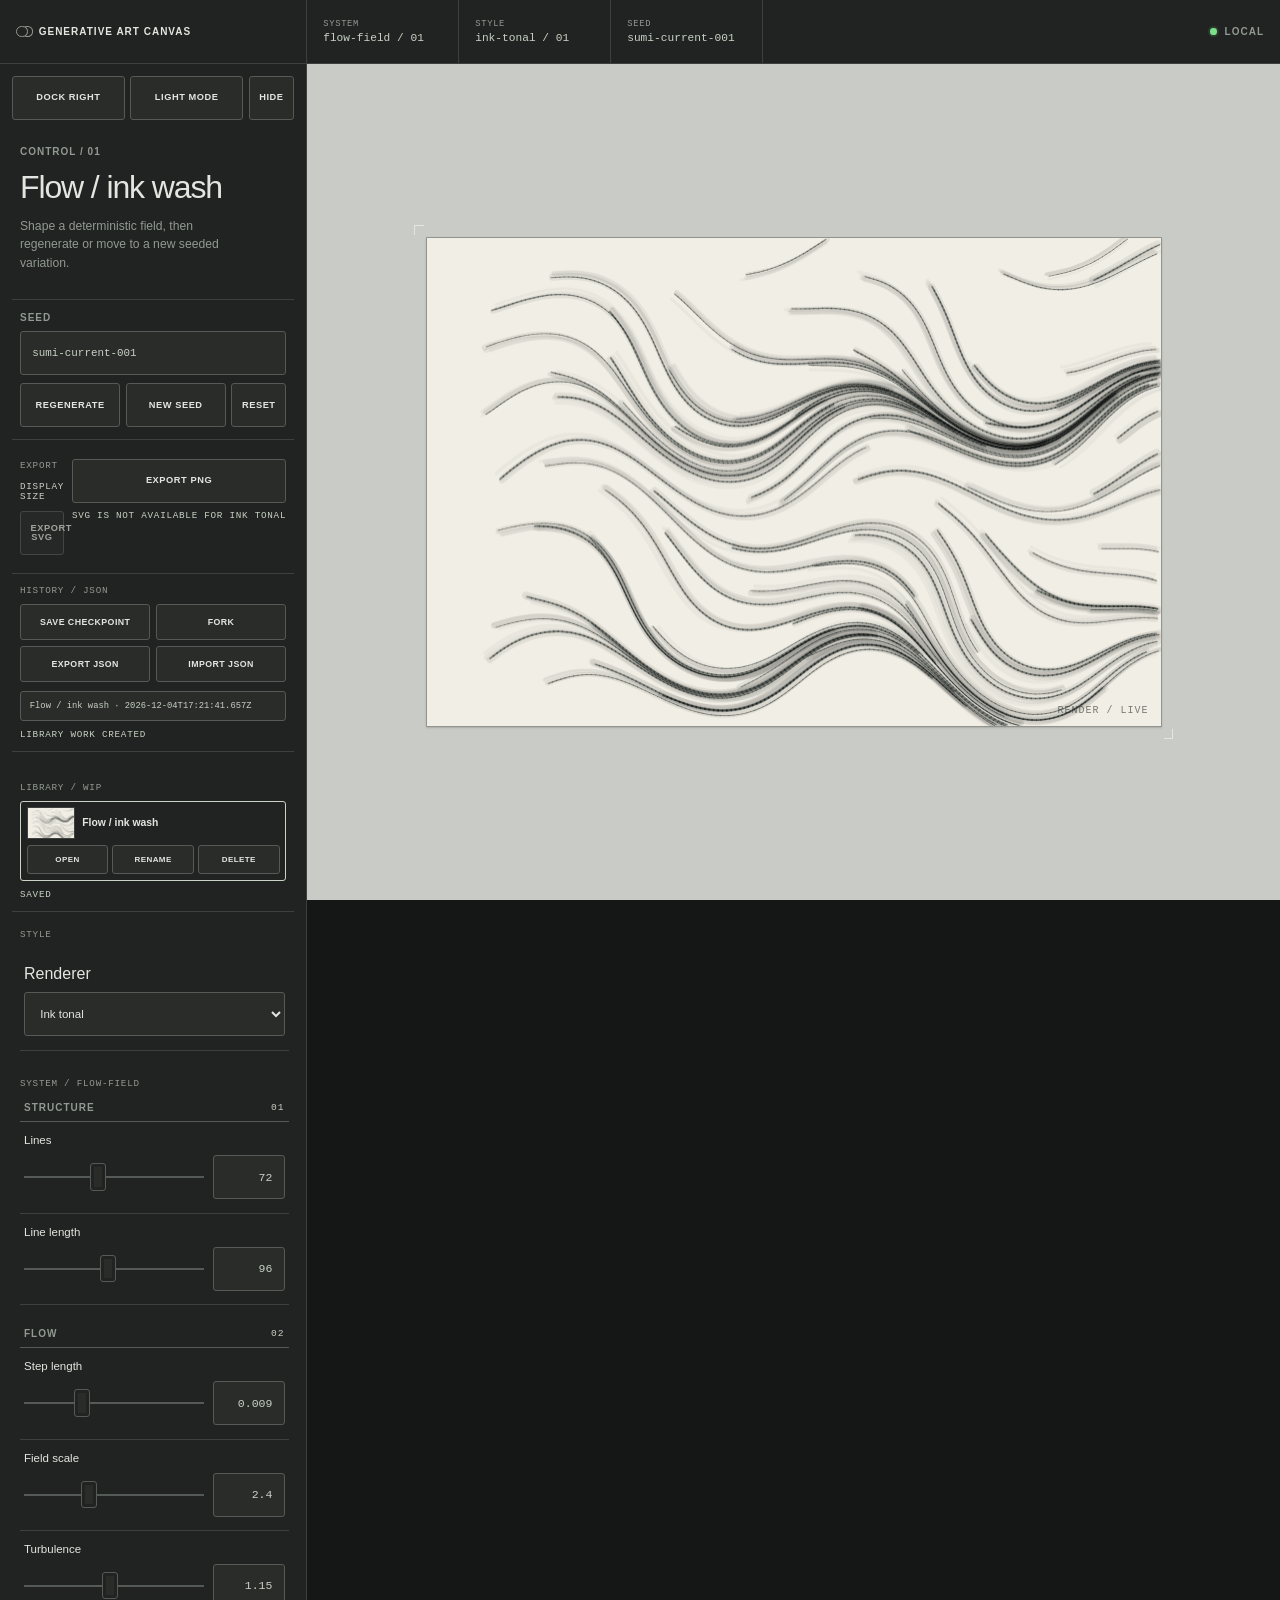
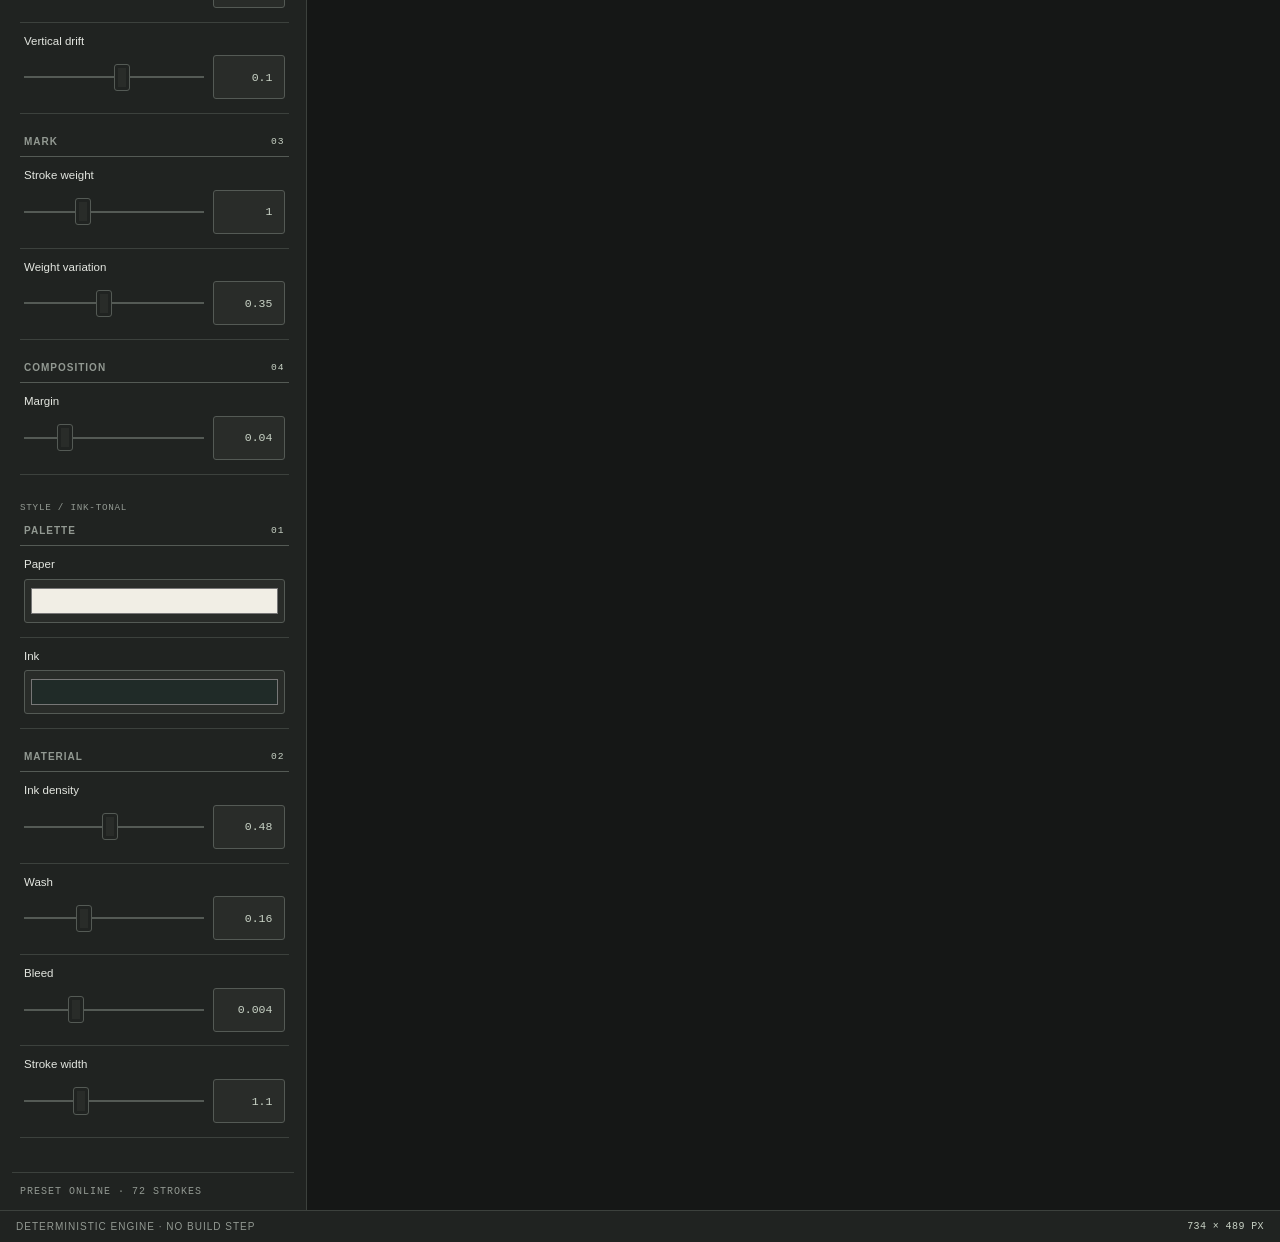
<file: index.html>
<!doctype html>
<html lang="en" data-theme="graphite" data-rail-side="left">
  <head>
    <meta charset="UTF-8">
    <meta name="viewport" content="width=device-width, initial-scale=1">
    <meta
      name="description"
      content="A programmable canvas for exploring generative compositions."
    >
    <title>Generative Art Canvas</title>
    <link rel="icon" href="data:image/svg+xml,<svg xmlns=%22http://www.w3.org/2000/svg%22><rect width=%22100%22 height=%22100%22 fill=%22%231c1b18%22/><circle cx=%2250%22 cy=%2250%22 r=%2224%22 fill=%22%23ebe8df%22/></svg>">
    <link rel="stylesheet" href="./css/base.css">
    <link rel="stylesheet" href="./css/controls.css">
  </head>
  <body>
    <div class="app-shell">
      <header class="app-header" id="app-header">
        <div class="brand-lockup">
          <span class="brand-mark" aria-hidden="true"></span>
          <p class="app-kicker">Generative Art Canvas</p>
        </div>

        <dl class="instrument-readout" aria-label="Current artwork state">
          <div>
            <dt>System</dt>
            <dd id="system-readout">Flow-field / 01</dd>
          </div>
          <div>
            <dt>Style</dt>
            <dd id="style-readout">Ink-tonal / 01</dd>
          </div>
          <div>
            <dt>Seed</dt>
            <dd id="seed-readout">Standby</dd>
          </div>
        </dl>

        <p class="app-status"><span class="status-led"></span>Local</p>
      </header>

      <aside class="control-rail" id="control-rail" aria-label="Artwork controls">
        <div class="rail-toolbar" role="toolbar" aria-label="Control rack layout">
          <button type="button" id="dock-toggle">Dock right</button>
          <button type="button" id="theme-toggle" aria-pressed="false">Light mode</button>
          <button type="button" id="rail-collapse" aria-controls="control-rail" aria-expanded="true">Hide</button>
        </div>

        <div class="control-rail__intro">
          <p class="section-label">Control / 01</p>
          <h1 id="preset-title">Flow / ink wash</h1>
          <p>
            Shape a deterministic field, then regenerate or move to a new
            seeded variation.
          </p>
        </div>

        <div class="seed-panel">
          <label for="seed-input">Seed</label>
          <input type="text" id="seed-input" name="seed" autocomplete="off" spellcheck="false">
          <div class="rail-actions">
            <button type="button" id="regenerate">Regenerate</button>
            <button type="button" id="new-seed">New seed</button>
            <button type="button" id="reset-preset">Reset</button>
          </div>
        </div>

        <div id="export-content"></div>
        <div id="checkpoint-content"></div>
        <div id="library-content"></div>

        <div class="control-scroll" id="control-content"></div>

        <p class="rail-status" id="rail-status">Preset online · deterministic</p>
      </aside>

      <button type="button" class="rail-peek" id="rail-peek" aria-controls="control-rail" hidden>
        Show controls
      </button>

      <main class="canvas-workspace">
        <div class="canvas-frame" aria-label="Artwork canvas">
          <canvas id="art-canvas" width="1200" height="1200"></canvas>
          <p class="canvas-empty-state" id="canvas-status">Canvas / ready</p>
        </div>
      </main>

      <footer class="app-footer">
        <p>Deterministic engine · no build step</p>
        <p class="value-readout" id="dimension-readout">1200 × 1200 px</p>
      </footer>
    </div>

    <script type="module" src="./js/main.js"></script>
  </body>
</html>
</file>
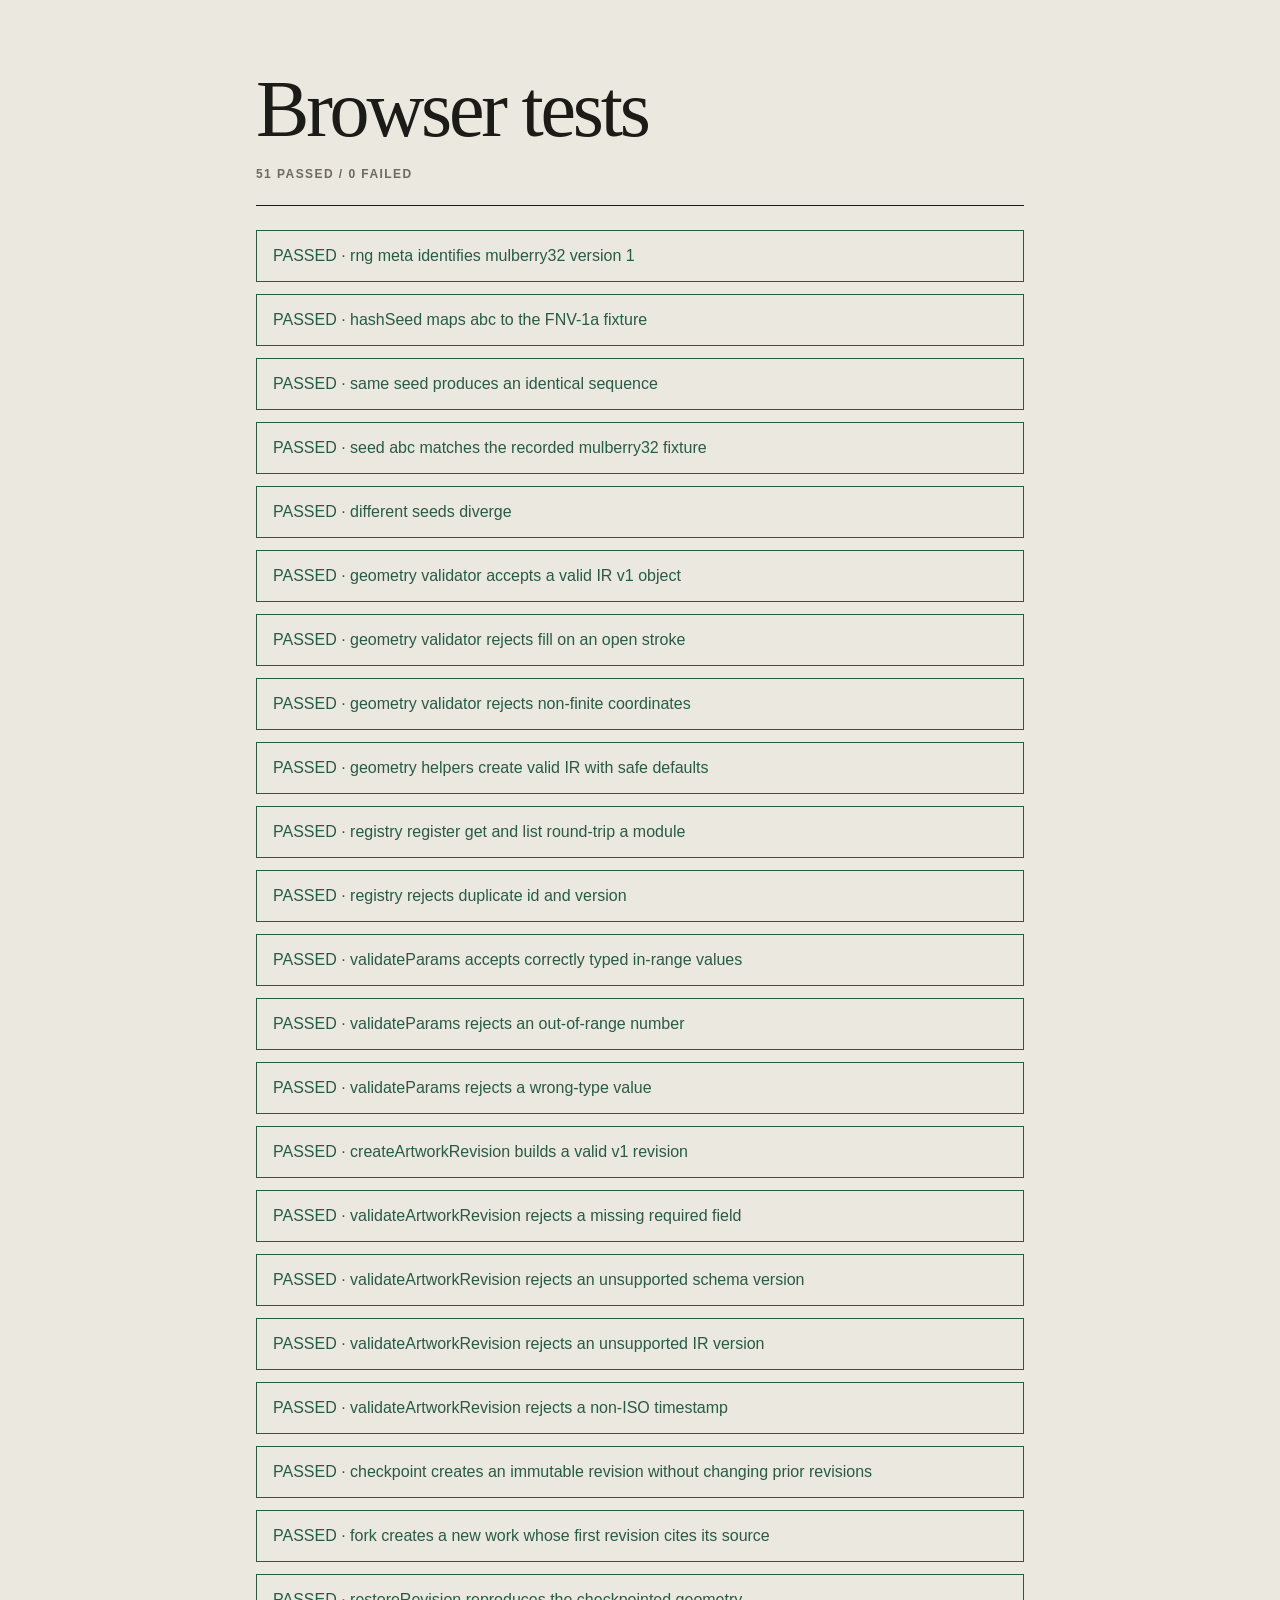
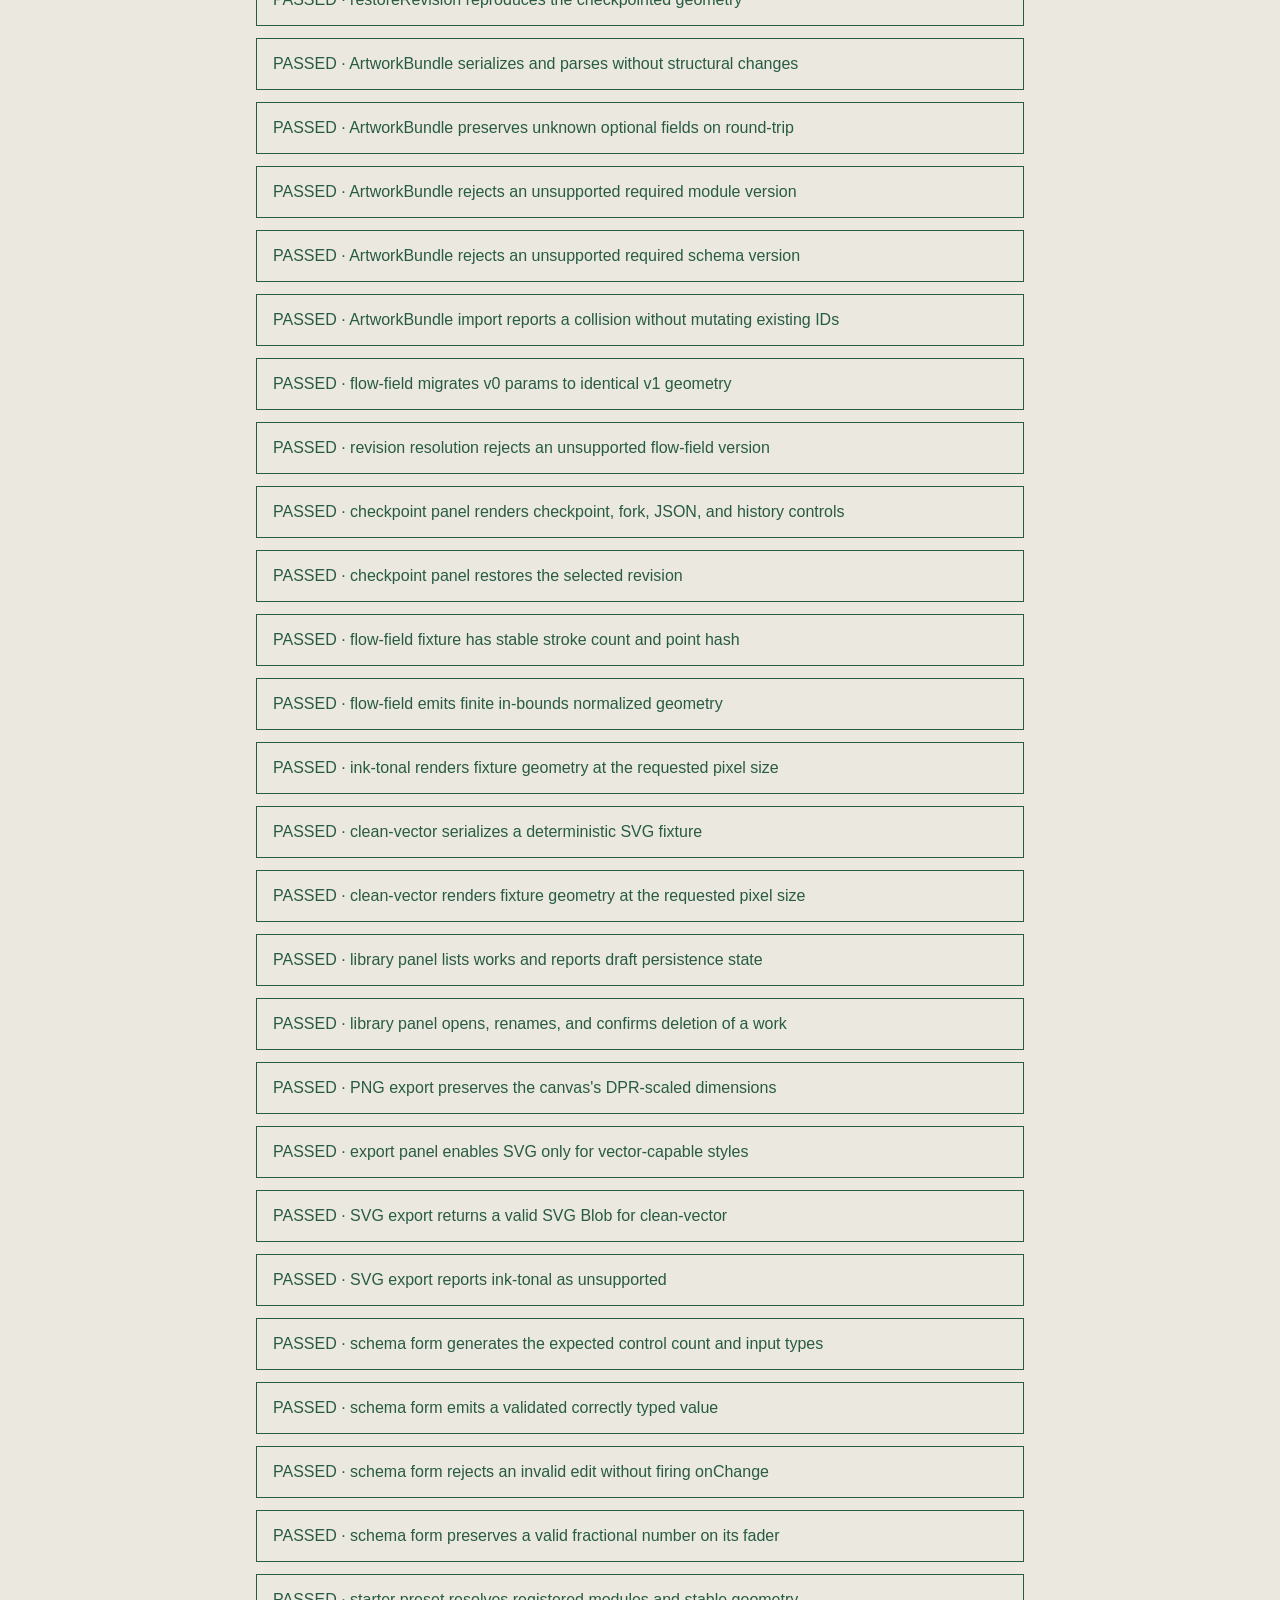
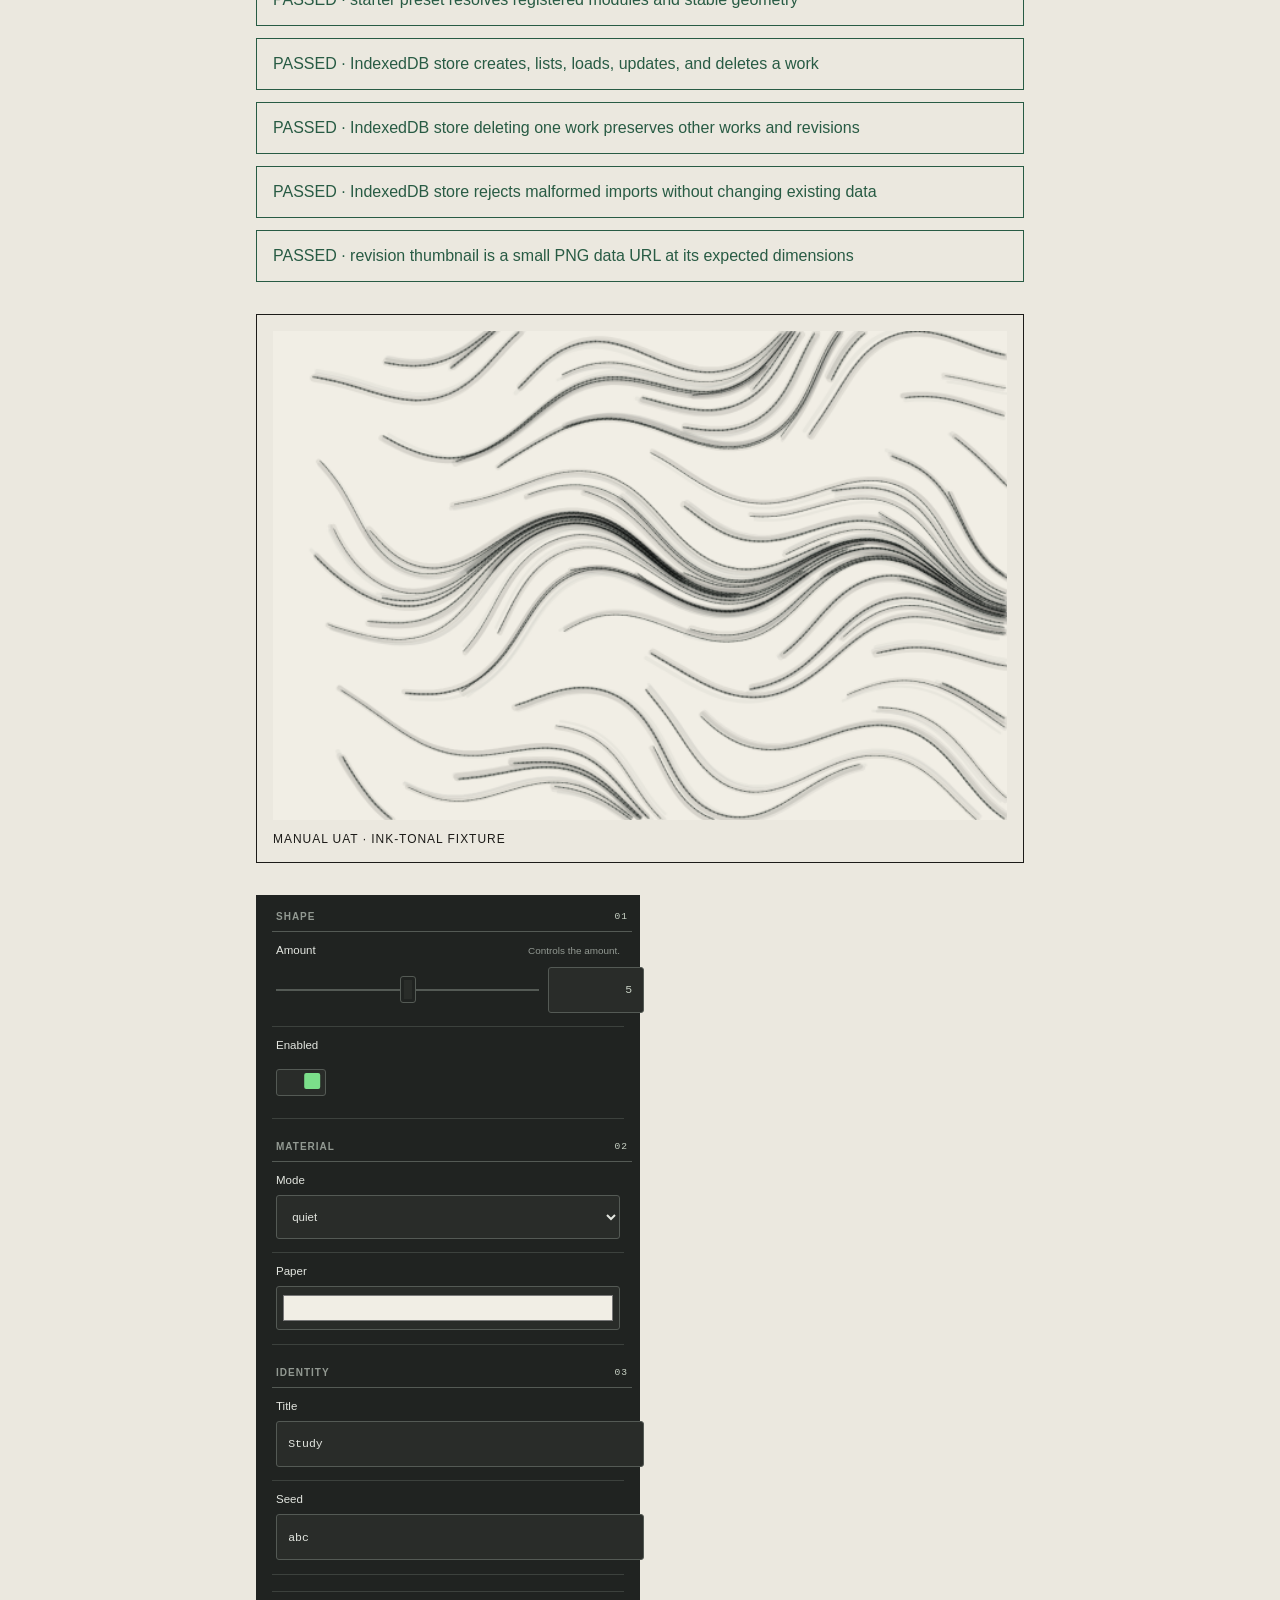
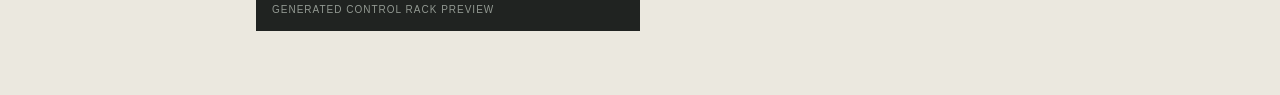
<file: test/index.html>
<!doctype html>
<html lang="en">
  <head>
    <meta charset="UTF-8">
    <meta name="viewport" content="width=device-width, initial-scale=1">
    <title>Generative Art Canvas · Tests</title>
    <link rel="icon" href="data:image/svg+xml,<svg xmlns=%22http://www.w3.org/2000/svg%22><rect width=%22100%22 height=%22100%22 fill=%22%231c1b18%22/><circle cx=%2250%22 cy=%2250%22 r=%2224%22 fill=%22%23ebe8df%22/></svg>">
    <link rel="stylesheet" href="../css/controls.css">
    <style>
      :root {
        color: #1c1b18;
        background: #ebe8df;
        font-family: "Helvetica Neue", Helvetica, Arial, sans-serif;
      }

      body {
        max-width: 48rem;
        margin: 0 auto;
        padding: 4rem 1.5rem;
      }

      header {
        padding-bottom: 1.5rem;
        border-bottom: 1px solid currentColor;
      }

      h1 {
        margin: 0 0 0.75rem;
        font-family: Baskerville, "Times New Roman", serif;
        font-size: clamp(2.5rem, 8vw, 5rem);
        font-weight: 400;
        letter-spacing: -0.04em;
      }

      [data-test-summary] {
        margin: 0;
        color: #6d6a62;
        font-size: 0.75rem;
        font-weight: 700;
        letter-spacing: 0.12em;
        text-transform: uppercase;
      }

      [data-test-results] {
        display: grid;
        gap: 0.75rem;
        margin: 1.5rem 0 0;
        padding: 0;
        list-style: none;
      }

      .test-result {
        padding: 1rem;
        border: 1px solid currentColor;
      }

      .test-result--passed {
        color: #285b44;
      }

      .test-result--failed {
        color: #9d3829;
      }

      pre {
        margin: 0.75rem 0 0;
        white-space: pre-wrap;
      }
    </style>
  </head>
  <body>
    <main>
      <header>
        <h1>Browser tests</h1>
        <p data-test-summary>Running…</p>
      </header>
      <ol data-test-results aria-label="Test results"></ol>
    </main>

    <script type="module" src="./run-tests.js"></script>
  </body>
</html>
</file>
<file: css/base.css>
:root {
  color-scheme: dark;
  --chassis: #151716;
  --panel: #202321;
  --panel-raised: #292c29;
  --edge: #3c413d;
  --edge-strong: #545a55;
  --text: #e3e6e0;
  --text-muted: #929992;
  --readout: #c8d2c5;
  --led-active: #7bdf8a;
  --stage: #c8cbc6;
  --paper: #f1eee5;
  --paper-ink: #222624;
  --rail-width: clamp(18.5rem, 24vw, 21rem);
  --radius: 3px;
  --font-ui: -apple-system, BlinkMacSystemFont, "Helvetica Neue", Arial, sans-serif;
  --font-readout: ui-monospace, "SFMono-Regular", Menlo, Consolas, monospace;
  font-family: var(--font-ui);
  font-synthesis: none;
  text-rendering: optimizeLegibility;
}

:root[data-theme="light"] {
  color-scheme: light;
  --chassis: #d9dbd6;
  --panel: #e6e8e3;
  --panel-raised: #f1f2ee;
  --edge: #adb2ac;
  --edge-strong: #858b85;
  --text: #191c1a;
  --text-muted: #646b65;
  --readout: #25302a;
  --stage: #c5c8c3;
}

* {
  box-sizing: border-box;
}

html,
body {
  min-height: 100%;
  margin: 0;
}

body {
  min-width: 20rem;
  color: var(--text);
  background: var(--chassis);
}

p,
h1,
dl,
dd {
  margin: 0;
}

.app-shell {
  display: grid;
  grid-template:
    "header header" auto
    "controls workspace" minmax(0, 1fr)
    "footer footer" auto
    / var(--rail-width) minmax(0, 1fr);
  min-height: 100vh;
  background: var(--chassis);
}

.app-header {
  grid-area: header;
  display: grid;
  grid-template-columns: var(--rail-width) minmax(0, 1fr) auto;
  align-items: stretch;
  min-height: 4rem;
  border-bottom: 1px solid var(--edge);
  background: var(--panel);
}

.brand-lockup,
.app-status {
  display: flex;
  align-items: center;
}

.brand-lockup {
  gap: 0.7rem;
  padding: 0 1rem;
  border-right: 1px solid var(--edge);
}

.brand-mark {
  width: 0.72rem;
  height: 0.72rem;
  border: 1px solid var(--text-muted);
  border-radius: 50%;
  box-shadow:
    0.32rem 0 0 -1px var(--panel),
    0.32rem 0 0 0 var(--text-muted);
}

.app-kicker,
.app-status,
.section-label,
.rail-status,
.app-footer,
.canvas-empty-state {
  font-size: 0.625rem;
  font-weight: 600;
  letter-spacing: 0.1em;
  text-transform: uppercase;
}

.app-kicker {
  color: var(--text);
}

.instrument-readout {
  display: flex;
  align-items: stretch;
  min-width: 0;
  font-family: var(--font-readout);
}

.instrument-readout > div {
  display: grid;
  align-content: center;
  min-width: 9.5rem;
  padding: 0.55rem 1rem;
  border-right: 1px solid var(--edge);
}

.instrument-readout dt {
  margin-bottom: 0.2rem;
  color: var(--text-muted);
  font-size: 0.55rem;
  letter-spacing: 0.08em;
  text-transform: uppercase;
}

.instrument-readout dd {
  overflow: hidden;
  color: var(--readout);
  font-size: 0.7rem;
  text-overflow: ellipsis;
  white-space: nowrap;
}

.app-status {
  gap: 0.5rem;
  padding: 0 1rem;
  color: var(--text-muted);
}

.status-led {
  width: 0.42rem;
  height: 0.42rem;
  border-radius: 50%;
  background: var(--led-active);
  box-shadow: 0 0 0 2px rgb(123 223 138 / 12%);
}

.control-rail {
  grid-area: controls;
  display: grid;
  grid-template-rows: auto auto auto auto minmax(0, 1fr) auto;
  gap: 1.15rem;
  min-height: 0;
  padding: 0.75rem 0.75rem 0.85rem;
  border-right: 1px solid var(--edge);
  background: var(--panel);
}

.rail-toolbar {
  display: grid;
  grid-template-columns: 1fr 1fr auto;
  gap: 0.35rem;
}

.rail-toolbar button,
.rail-actions button,
.rail-peek {
  min-height: 2.75rem;
  padding: 0 0.6rem;
  border: 1px solid var(--edge-strong);
  border-radius: var(--radius);
  color: var(--text);
  background: var(--panel-raised);
  font: 600 0.58rem/1 var(--font-ui);
  letter-spacing: 0.06em;
  text-transform: uppercase;
  cursor: pointer;
}

.rail-toolbar button:hover,
.rail-actions button:hover,
.rail-peek:hover {
  border-color: var(--text-muted);
}

.rail-toolbar button:focus-visible,
.rail-actions button:focus-visible,
.rail-peek:focus-visible,
.seed-panel input:focus-visible {
  outline: 2px solid var(--readout);
  outline-offset: 2px;
}

.control-rail__intro {
  display: grid;
  gap: 0.85rem;
  padding: 0.5rem;
}

.section-label {
  color: var(--text-muted);
}

h1 {
  max-width: 14ch;
  font-size: clamp(1.55rem, 2.5vw, 2.15rem);
  font-weight: 500;
  letter-spacing: -0.035em;
  line-height: 1;
}

.control-rail__intro > p:last-child {
  max-width: 34ch;
  color: var(--text-muted);
  font-size: 0.76rem;
  line-height: 1.55;
}

.seed-panel {
  display: grid;
  gap: 0.5rem;
  padding: 0.75rem 0.5rem;
  border-top: 1px solid var(--edge);
  border-bottom: 1px solid var(--edge);
}

.seed-panel > label {
  color: var(--text-muted);
  font-size: 0.625rem;
  font-weight: 600;
  letter-spacing: 0.1em;
  text-transform: uppercase;
}

.seed-panel > input {
  min-height: 2.75rem;
  width: 100%;
  padding: 0 0.7rem;
  border: 1px solid var(--edge-strong);
  border-radius: var(--radius);
  background: var(--panel-raised);
  color: var(--readout);
  font: 0.68rem var(--font-readout);
}

.rail-actions {
  display: grid;
  grid-template-columns: 1fr 1fr auto;
  gap: 0.35rem;
}

.export-panel {
  display: grid;
  grid-template-columns: minmax(0, 1fr) auto;
  align-items: center;
  gap: 0.5rem;
  padding: 0 0.5rem;
}

.export-panel__title,
.export-panel__status {
  margin: 0;
  font: 500 0.58rem/1 var(--font-readout);
  letter-spacing: 0.08em;
  text-transform: uppercase;
}

.export-panel__title {
  color: var(--text-muted);
}

.export-panel button {
  grid-row: span 2;
  min-height: 2.75rem;
  padding: 0 0.6rem;
  border: 1px solid var(--edge-strong);
  border-radius: var(--radius);
  color: var(--text);
  background: var(--panel-raised);
  font: 600 0.58rem/1 var(--font-ui);
  letter-spacing: 0.06em;
  text-transform: uppercase;
  cursor: pointer;
}

.export-panel button:hover {
  border-color: var(--text-muted);
}

.export-panel button:focus-visible {
  outline: 2px solid var(--readout);
  outline-offset: 2px;
}

.export-panel button:disabled {
  cursor: progress;
  opacity: 0.65;
}

.export-panel__status {
  color: var(--readout);
}

.checkpoint-panel {
  display: grid;
  gap: 0.55rem;
  padding: 0.75rem 0.5rem;
  border-top: 1px solid var(--edge);
  border-bottom: 1px solid var(--edge);
}

.checkpoint-panel__title,
.checkpoint-panel__status {
  margin: 0;
  font: 500 0.58rem/1 var(--font-readout);
  letter-spacing: 0.08em;
  text-transform: uppercase;
}

.checkpoint-panel__title {
  color: var(--text-muted);
}

.checkpoint-panel__status {
  color: var(--readout);
}

.checkpoint-panel__actions {
  display: grid;
  grid-template-columns: 1fr 1fr;
  gap: 0.35rem;
}

.checkpoint-panel button,
.checkpoint-panel__import {
  display: flex;
  align-items: center;
  justify-content: center;
  min-height: 2.25rem;
  padding: 0 0.55rem;
  border: 1px solid var(--edge-strong);
  border-radius: var(--radius);
  color: var(--text);
  background: var(--panel-raised);
  font: 600 0.55rem/1 var(--font-ui);
  letter-spacing: 0.05em;
  text-align: center;
  text-transform: uppercase;
  cursor: pointer;
}

.checkpoint-panel button:hover,
.checkpoint-panel__import:hover {
  border-color: var(--text-muted);
}

.checkpoint-panel button:focus-visible,
.checkpoint-panel__import:focus-within {
  outline: 2px solid var(--readout);
  outline-offset: 2px;
}

.checkpoint-panel button:disabled {
  cursor: not-allowed;
  opacity: 0.55;
}

.checkpoint-panel__history {
  display: grid;
  gap: 0.3rem;
  max-height: 8rem;
  margin: 0;
  padding: 0;
  overflow-y: auto;
  list-style: none;
}

.checkpoint-panel__history button {
  width: 100%;
  justify-content: flex-start;
  min-height: 1.9rem;
  color: var(--readout);
  font-family: var(--font-readout);
  font-weight: 400;
  letter-spacing: 0;
  text-align: left;
  text-transform: none;
}

.library-panel {
  display: grid;
  gap: 0.55rem;
  padding: 0.75rem 0.5rem;
  border-bottom: 1px solid var(--edge);
}

.library-panel__title,
.library-panel__status {
  margin: 0;
  font: 500 0.58rem/1 var(--font-readout);
  letter-spacing: 0.08em;
  text-transform: uppercase;
}

.library-panel__title {
  color: var(--text-muted);
}

.library-panel__status {
  color: var(--readout);
}

.library-panel__list {
  display: grid;
  gap: 0.35rem;
  max-height: 13rem;
  margin: 0;
  padding: 0;
  overflow-y: auto;
  list-style: none;
}

.library-panel__work {
  display: grid;
  grid-template-columns: 3rem minmax(0, 1fr);
  gap: 0.35rem;
  padding: 0.35rem;
  border: 1px solid var(--edge);
  border-radius: var(--radius);
}

.library-panel__work[data-active] {
  border-color: var(--readout);
}

.library-panel__thumbnail {
  width: 3rem;
  height: 2rem;
  object-fit: cover;
  border: 1px solid var(--edge);
  background: var(--panel-raised);
}

.library-panel__title-input {
  min-width: 0;
  border: 0;
  color: var(--text);
  background: transparent;
  font: 600 0.65rem/1.2 var(--font-ui);
}

.library-panel__actions {
  grid-column: 1 / -1;
  display: grid;
  grid-template-columns: repeat(3, 1fr);
  gap: 0.25rem;
}

.library-panel button {
  min-height: 1.85rem;
  border: 1px solid var(--edge-strong);
  border-radius: var(--radius);
  color: var(--text);
  background: var(--panel-raised);
  font: 600 0.5rem/1 var(--font-ui);
  letter-spacing: 0.05em;
  text-transform: uppercase;
  cursor: pointer;
}

.library-panel button:hover {
  border-color: var(--text-muted);
}

.library-panel button:focus-visible,
.library-panel__title-input:focus-visible {
  outline: 2px solid var(--readout);
  outline-offset: 2px;
}

.library-panel__dialog {
  max-width: 22rem;
  border: 1px solid var(--edge-strong);
  border-radius: var(--radius);
  color: var(--text);
  background: var(--panel-raised);
}

.library-panel__dialog::backdrop {
  background: rgb(0 0 0 / 0.55);
}

.library-panel__dialog-text {
  margin: 0 0 1rem;
  font: 500 0.8rem/1.4 var(--font-ui);
}

.library-panel__dialog-actions {
  display: flex;
  justify-content: flex-end;
  gap: 0.5rem;
}

.control-scroll {
  min-height: 0;
  padding: 0 0.35rem 1rem 0.5rem;
  overflow-y: auto;
  scrollbar-color: var(--edge-strong) transparent;
  scrollbar-width: thin;
}

.module-controls + .module-controls {
  margin-top: 1.75rem;
}

.module-controls__title {
  margin: 0 0 0.85rem;
  color: var(--text-muted);
  font: 500 0.58rem/1 var(--font-readout);
  letter-spacing: 0.08em;
  text-transform: uppercase;
}

.rail-status {
  padding: 0.8rem 0.5rem 0;
  border-top: 1px solid var(--edge);
  color: var(--text-muted);
  font-family: var(--font-readout);
  font-weight: 400;
}

:root[data-rail-side="right"] .app-shell {
  grid-template:
    "header header" auto
    "workspace controls" minmax(0, 1fr)
    "footer footer" auto
    / minmax(0, 1fr) var(--rail-width);
}

:root[data-rail-side="right"] .control-rail {
  border-right: 0;
  border-left: 1px solid var(--edge);
}

:root[data-rail-collapsed="true"] .app-shell {
  grid-template:
    "header" auto
    "workspace" minmax(0, 1fr)
    "footer" auto
    / minmax(0, 1fr);
}

:root[data-rail-collapsed="true"] .control-rail {
  display: none;
}

.rail-peek {
  position: fixed;
  top: 50%;
  left: 0;
  z-index: 10;
  min-width: 7.5rem;
  transform: translate(-2.2rem, -50%) rotate(90deg);
  transform-origin: center;
}

:root[data-rail-side="right"] .rail-peek {
  right: 0;
  left: auto;
  transform: translate(2.2rem, -50%) rotate(-90deg);
}

.rail-peek:not([hidden]) {
  display: flex;
  align-items: center;
  justify-content: center;
}

.canvas-workspace {
  grid-area: workspace;
  display: grid;
  place-content: center;
  place-items: center;
  min-width: 0;
  min-height: 0;
  padding: clamp(1.5rem, 4vw, 3.5rem);
  background: var(--stage);
}

@media (min-width: 48.001rem) {
  .app-header {
    position: sticky;
    top: 0;
    z-index: 20;
  }

  .canvas-workspace {
    position: sticky;
    top: var(--app-header-height, 4rem);
    align-self: start;
    height: calc(100dvh - var(--app-header-height, 4rem));
  }
}

.canvas-frame {
  position: relative;
  width: min(100%, 46rem);
  aspect-ratio: 1;
  border: 1px solid rgb(34 38 36 / 45%);
  border-radius: 1px;
  background: var(--paper);
  box-shadow: 0 1px 2px rgb(0 0 0 / 16%);
}

.canvas-frame::before,
.canvas-frame::after {
  position: absolute;
  width: 0.55rem;
  height: 0.55rem;
  border-color: rgb(34 38 36 / 38%);
  content: "";
  pointer-events: none;
}

.canvas-frame::before {
  top: -0.8rem;
  left: -0.8rem;
  border-top: 1px solid;
  border-left: 1px solid;
}

.canvas-frame::after {
  right: -0.8rem;
  bottom: -0.8rem;
  border-right: 1px solid;
  border-bottom: 1px solid;
}

#art-canvas {
  display: block;
  width: 100%;
  height: 100%;
}

.canvas-empty-state {
  position: absolute;
  right: 0.75rem;
  bottom: 0.65rem;
  color: rgb(34 38 36 / 58%);
  font-family: var(--font-readout);
  font-weight: 500;
}

.app-footer {
  grid-area: footer;
  display: flex;
  align-items: center;
  justify-content: space-between;
  min-height: 2rem;
  padding: 0 1rem;
  border-top: 1px solid var(--edge);
  color: var(--text-muted);
  background: var(--panel);
  font-weight: 400;
}

.value-readout {
  color: var(--readout);
  font-family: var(--font-readout);
  letter-spacing: 0.04em;
}

@media (max-width: 56rem) {
  .app-header {
    grid-template-columns: minmax(13rem, 1fr) auto;
  }

  .instrument-readout {
    display: none;
  }

  .app-status {
    justify-self: end;
  }
}

@media (max-width: 48rem) {
  .app-shell {
    grid-template:
      "header" auto
      "controls" auto
      "workspace" minmax(0, 1fr)
      "footer" auto
      / 1fr;
  }

  .app-header {
    grid-template-columns: 1fr auto;
  }

  .brand-lockup {
    border-right: 0;
  }

  .control-rail {
    min-height: auto;
    border-right: 0;
    border-left: 0;
    border-bottom: 1px solid var(--edge);
  }

  :root[data-rail-side="right"] .app-shell,
  :root[data-rail-collapsed="true"] .app-shell {
    grid-template:
      "header" auto
      "controls" auto
      "workspace" minmax(0, 1fr)
      "footer" auto
      / 1fr;
  }

  :root[data-rail-collapsed="true"] .control-rail {
    display: grid;
  }

  .rail-toolbar {
    grid-template-columns: 1fr 1fr;
  }

  #rail-collapse {
    display: none;
  }

  .rail-peek {
    display: none !important;
  }

  .control-scroll {
    max-height: 34rem;
  }

  .canvas-workspace {
    padding: 1.5rem;
  }
}

@media (prefers-reduced-motion: reduce) {
  *,
  *::before,
  *::after {
    scroll-behavior: auto !important;
  }
}
</file>
<file: css/controls.css>
.schema-form {
  display: grid;
  gap: 1.4rem;
  color: var(--text, #e3e6e0);
}

.schema-group {
  min-width: 0;
  margin: 0;
  padding: 0;
  border: 0;
}

.schema-group > legend {
  display: flex;
  align-items: center;
  justify-content: space-between;
  width: 100%;
  padding: 0 0.25rem 0.55rem;
  border-bottom: 1px solid var(--edge-strong, #545a55);
  color: var(--text-muted, #929992);
  font-size: 0.625rem;
  font-weight: 600;
  letter-spacing: 0.1em;
  text-transform: uppercase;
}

.schema-group > legend code {
  color: var(--readout, #c8d2c5);
  font-family: var(
    --font-readout,
    ui-monospace,
    "SFMono-Regular",
    Menlo,
    monospace
  );
  font-size: 0.6rem;
  font-weight: 400;
}

.schema-control {
  display: grid;
  gap: 0.55rem;
  padding: 0.75rem 0.25rem 0.85rem;
  border-bottom: 1px solid var(--edge, #3c413d);
}

.schema-control__heading {
  display: grid;
  grid-template-columns: auto minmax(0, 1fr);
  gap: 0.65rem;
  align-items: baseline;
}

.schema-control__heading label {
  color: var(--text, #e3e6e0);
  font-size: 0.72rem;
  font-weight: 500;
}

.schema-control__help {
  overflow: hidden;
  color: var(--text-muted, #929992);
  font-size: 0.62rem;
  line-height: 1.3;
  text-align: right;
  text-overflow: ellipsis;
  white-space: nowrap;
}

.schema-number {
  display: grid;
  grid-template-columns: minmax(0, 1fr) 4.5rem;
  gap: 0.55rem;
  align-items: center;
}

.schema-form input,
.schema-form select {
  min-height: 2.75rem;
  color: var(--text, #e3e6e0);
  border: 1px solid var(--edge-strong, #545a55);
  border-radius: var(--radius, 3px);
  background: var(--panel-raised, #292c29);
  font: inherit;
}

.schema-form input[type="text"],
.schema-form input[type="number"],
.schema-form select {
  width: 100%;
  padding: 0 0.7rem;
  font-size: 0.72rem;
}

.schema-form input[type="text"],
.schema-form input[type="number"] {
  font-family: var(
    --font-readout,
    ui-monospace,
    "SFMono-Regular",
    Menlo,
    monospace
  );
}

.schema-form input[type="number"] {
  appearance: textfield;
  color: var(--readout, #c8d2c5);
  text-align: right;
}

.schema-form input[type="number"]::-webkit-inner-spin-button,
.schema-form input[type="number"]::-webkit-outer-spin-button {
  margin: 0;
  appearance: none;
}

.schema-form input[type="range"] {
  width: 100%;
  height: 2.75rem;
  min-height: 2.75rem;
  margin: 0;
  padding: 0;
  border: 0;
  background: transparent;
  appearance: none;
  cursor: pointer;
}

.schema-form input[type="range"]::-webkit-slider-runnable-track {
  height: 2px;
  border-radius: 0;
  background: var(--edge-strong, #545a55);
}

.schema-form input[type="range"]::-webkit-slider-thumb {
  width: 1rem;
  height: 1.7rem;
  margin-top: -0.8rem;
  border: 1px solid var(--edge-strong, #545a55);
  border-radius: var(--radius, 3px);
  background: var(--panel-raised, #292c29);
  box-shadow: inset 0 0 0 3px var(--panel, #202321);
  appearance: none;
}

.schema-form input[type="range"]::-moz-range-track {
  height: 2px;
  border: 0;
  border-radius: 0;
  background: var(--edge-strong, #545a55);
}

.schema-form input[type="range"]::-moz-range-thumb {
  width: 1rem;
  height: 1.7rem;
  border: 1px solid var(--edge-strong, #545a55);
  border-radius: var(--radius, 3px);
  background: var(--panel-raised, #292c29);
  box-shadow: inset 0 0 0 3px var(--panel, #202321);
}

.schema-form select {
  cursor: pointer;
}

.schema-form input[type="color"] {
  width: 100%;
  padding: 0.25rem;
  cursor: pointer;
}

.schema-toggle {
  position: relative;
  display: inline-flex;
  align-items: center;
  width: 3.25rem;
  min-height: 2.75rem;
  cursor: pointer;
}

.schema-toggle input {
  position: absolute;
  width: 1px;
  height: 1px;
  opacity: 0;
}

.schema-toggle__track {
  position: relative;
  display: block;
  width: 3rem;
  height: 1.55rem;
  border: 1px solid var(--edge-strong, #545a55);
  border-radius: var(--radius, 3px);
  background: var(--panel-raised, #292c29);
}

.schema-toggle__track::after {
  position: absolute;
  top: 0.2rem;
  left: 0.22rem;
  width: 1rem;
  height: 1rem;
  border-radius: 2px;
  background: var(--text-muted, #929992);
  content: "";
  transition:
    transform 120ms ease,
    background-color 120ms ease;
}

.schema-toggle input:checked + .schema-toggle__track::after {
  background: var(--led-active, #7bdf8a);
  transform: translateX(1.45rem);
}

.schema-form input:focus-visible,
.schema-form select:focus-visible,
.schema-toggle input:focus-visible + .schema-toggle__track {
  outline: 2px solid var(--readout, #c8d2c5);
  outline-offset: 2px;
}

.schema-form [aria-invalid="true"] {
  border-color: #ef786f;
  outline: 1px solid #ef786f;
  outline-offset: 1px;
}

.schema-form-preview {
  --panel: #202321;
  --panel-raised: #292c29;
  --edge: #3c413d;
  --edge-strong: #545a55;
  --text: #e3e6e0;
  --text-muted: #929992;
  --readout: #c8d2c5;
  --led-active: #7bdf8a;
  --radius: 3px;
  max-width: 22rem;
  margin: 2rem 0 0;
  padding: 1rem;
  color: var(--text);
  background: var(--panel);
}

.schema-form-preview figcaption {
  margin-top: 1rem;
  padding-top: 0.75rem;
  border-top: 1px solid var(--edge);
  color: var(--text-muted);
  font-size: 0.625rem;
  letter-spacing: 0.1em;
  text-transform: uppercase;
}

@media (prefers-reduced-motion: reduce) {
  .schema-toggle__track::after {
    transition: none;
  }
}
</file>
